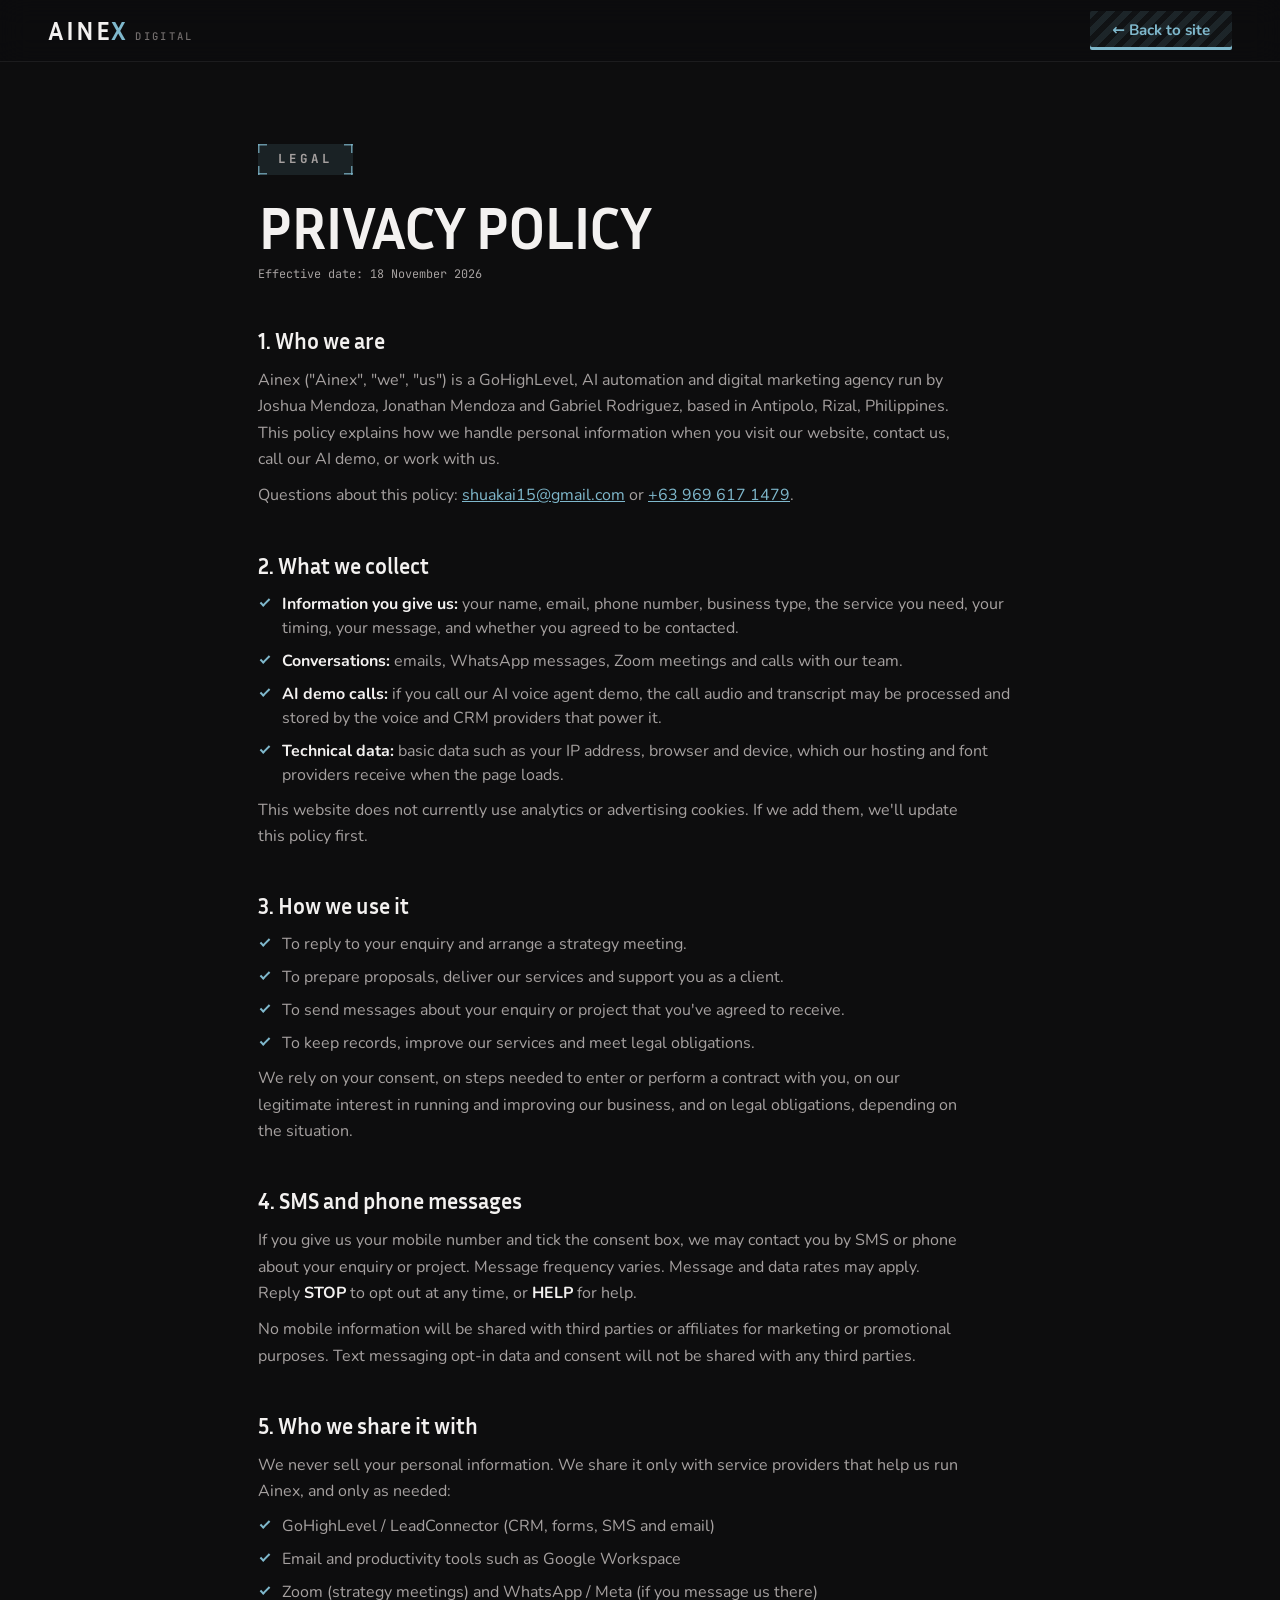
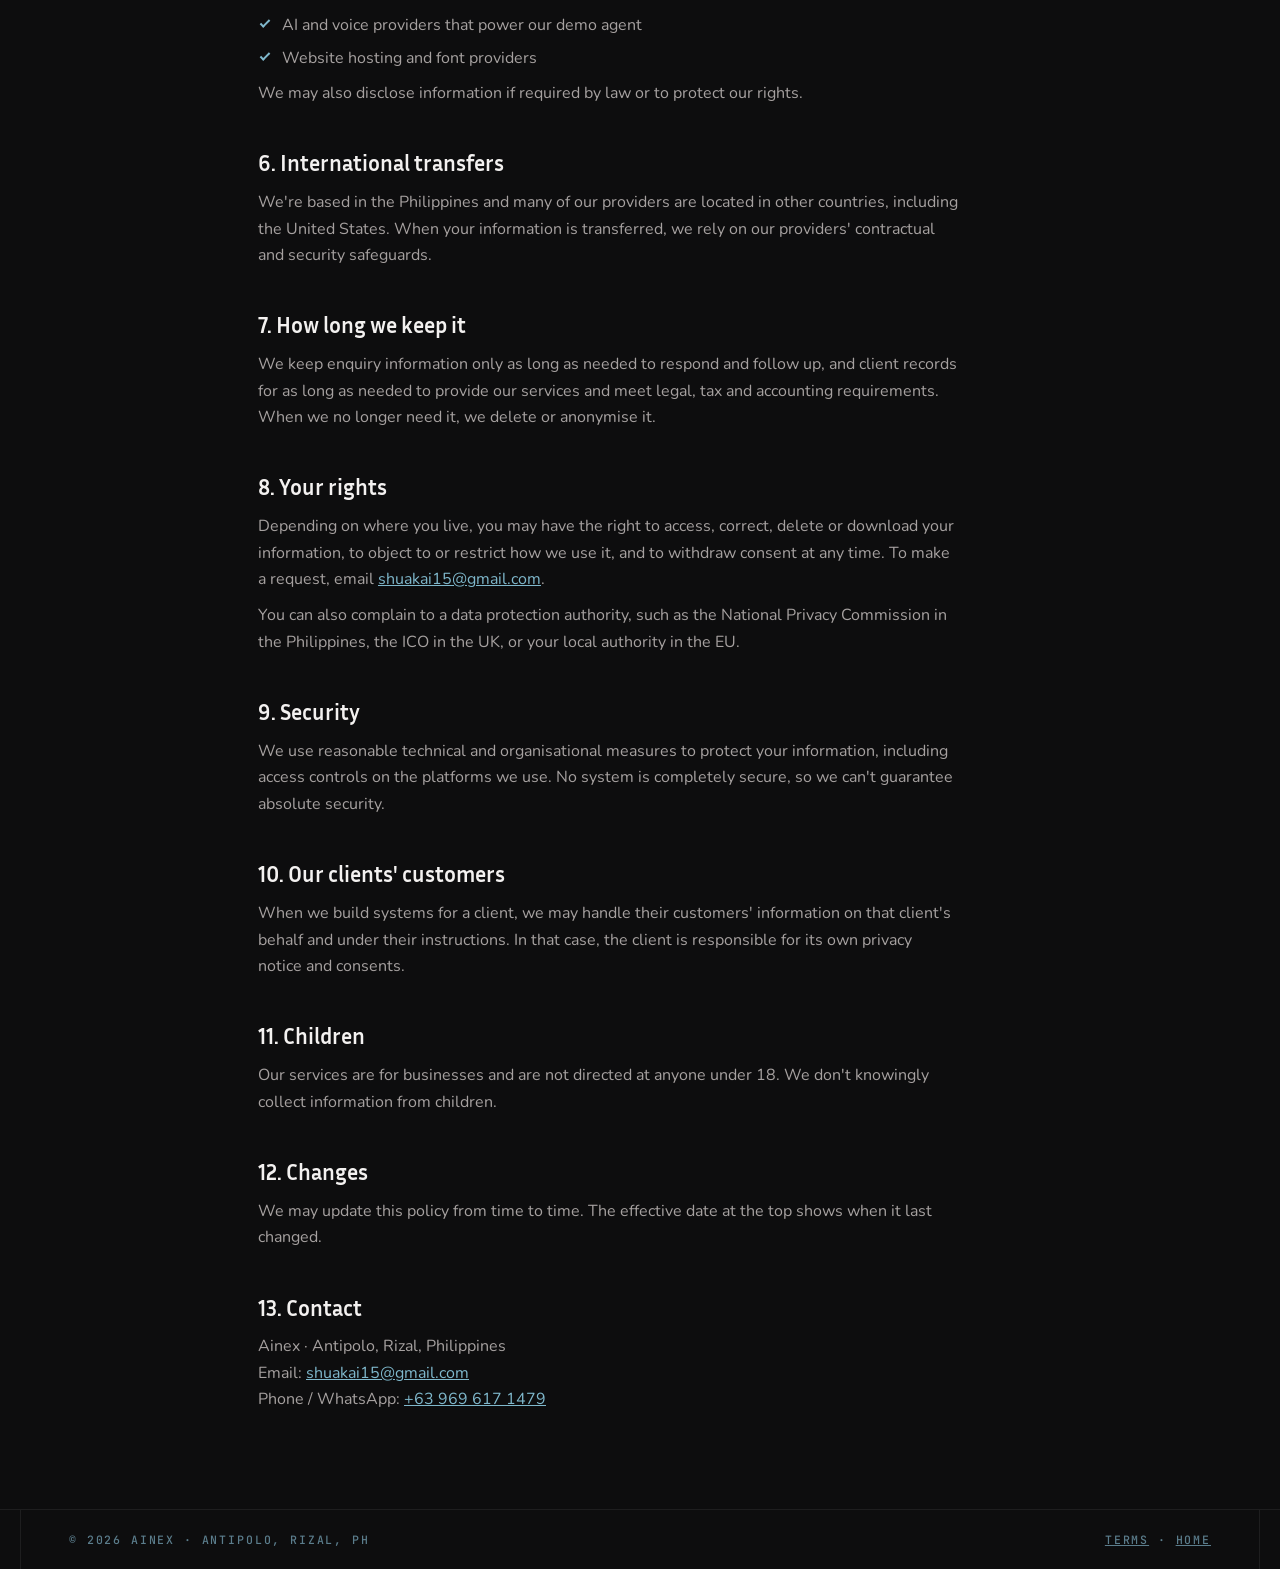
<file: privacy.html>
<!doctype html>
<html lang="en" class="no-js">
<head>
<meta charset="utf-8">
<meta name="viewport" content="width=device-width, initial-scale=1">
<title>Privacy Policy | Ainex</title>
<meta name="description" content="How Ainex collects, uses and protects your personal information.">
<meta name="robots" content="index,follow">
<link rel="icon" href="images/logo-x.png">
<link rel="preconnect" href="https://fonts.googleapis.com">
<link rel="preconnect" href="https://fonts.gstatic.com" crossorigin>
<link href="https://fonts.googleapis.com/css2?family=Inria+Sans:wght@400;700&family=JetBrains+Mono:wght@400;500;700&family=Nunito:wght@400;600;700&display=swap" rel="stylesheet">
<link rel="stylesheet" href="landing.css">
<!-- Template only. Have a lawyer review before publishing. -->
</head>
<body class="legal-page">
<header class="site-header">
  <div class="header-inner">
    <a class="logo" href="agency.html" aria-label="Back to Ainex home"><span class="logo-word">AINE<span class="logo-x">X</span></span><span class="logo-sub">digital</span></a>
    <a class="btn btn-stripe" href="agency.html">← Back to site</a>
  </div>
</header>

<main class="wrap legal">
  <p class="tag brk">Legal</p>
  <h1 class="h-display h-2">Privacy policy</h1>
  <p class="fine">Effective date: 18 November 2026</p>

  <h2>1. Who we are</h2>
  <p>Ainex ("Ainex", "we", "us") is a GoHighLevel, AI automation and digital marketing agency run by Joshua Mendoza, Jonathan Mendoza and Gabriel Rodriguez, based in Antipolo, Rizal, Philippines. This policy explains how we handle personal information when you visit our website, contact us, call our AI demo, or work with us.</p>
  <p>Questions about this policy: <a href="mailto:shuakai15@gmail.com">shuakai15@gmail.com</a> or <a href="https://wa.me/639696171479">+63 969 617 1479</a>.</p>

  <h2>2. What we collect</h2>
  <ul class="ticks">
    <li><strong>Information you give us:</strong> your name, email, phone number, business type, the service you need, your timing, your message, and whether you agreed to be contacted.</li>
    <li><strong>Conversations:</strong> emails, WhatsApp messages, Zoom meetings and calls with our team.</li>
    <li><strong>AI demo calls:</strong> if you call our AI voice agent demo, the call audio and transcript may be processed and stored by the voice and CRM providers that power it.</li>
    <li><strong>Technical data:</strong> basic data such as your IP address, browser and device, which our hosting and font providers receive when the page loads.</li>
  </ul>
  <p>This website does not currently use analytics or advertising cookies. If we add them, we'll update this policy first.</p>

  <h2>3. How we use it</h2>
  <ul class="ticks">
    <li>To reply to your enquiry and arrange a strategy meeting.</li>
    <li>To prepare proposals, deliver our services and support you as a client.</li>
    <li>To send messages about your enquiry or project that you've agreed to receive.</li>
    <li>To keep records, improve our services and meet legal obligations.</li>
  </ul>
  <p>We rely on your consent, on steps needed to enter or perform a contract with you, on our legitimate interest in running and improving our business, and on legal obligations, depending on the situation.</p>

  <h2>4. SMS and phone messages</h2>
  <p>If you give us your mobile number and tick the consent box, we may contact you by SMS or phone about your enquiry or project. Message frequency varies. Message and data rates may apply. Reply <strong>STOP</strong> to opt out at any time, or <strong>HELP</strong> for help.</p>
  <p>No mobile information will be shared with third parties or affiliates for marketing or promotional purposes. Text messaging opt-in data and consent will not be shared with any third parties.</p>

  <h2>5. Who we share it with</h2>
  <p>We never sell your personal information. We share it only with service providers that help us run Ainex, and only as needed:</p>
  <ul class="ticks">
    <li>GoHighLevel / LeadConnector (CRM, forms, SMS and email)</li>
    <li>Email and productivity tools such as Google Workspace</li>
    <li>Zoom (strategy meetings) and WhatsApp / Meta (if you message us there)</li>
    <li>AI and voice providers that power our demo agent</li>
    <li>Website hosting and font providers</li>
  </ul>
  <p>We may also disclose information if required by law or to protect our rights.</p>

  <h2>6. International transfers</h2>
  <p>We're based in the Philippines and many of our providers are located in other countries, including the United States. When your information is transferred, we rely on our providers' contractual and security safeguards.</p>

  <h2>7. How long we keep it</h2>
  <p>We keep enquiry information only as long as needed to respond and follow up, and client records for as long as needed to provide our services and meet legal, tax and accounting requirements. When we no longer need it, we delete or anonymise it.</p>

  <h2>8. Your rights</h2>
  <p>Depending on where you live, you may have the right to access, correct, delete or download your information, to object to or restrict how we use it, and to withdraw consent at any time. To make a request, email <a href="mailto:shuakai15@gmail.com">shuakai15@gmail.com</a>.</p>
  <p>You can also complain to a data protection authority, such as the National Privacy Commission in the Philippines, the ICO in the UK, or your local authority in the EU.</p>

  <h2>9. Security</h2>
  <p>We use reasonable technical and organisational measures to protect your information, including access controls on the platforms we use. No system is completely secure, so we can't guarantee absolute security.</p>

  <h2>10. Our clients' customers</h2>
  <p>When we build systems for a client, we may handle their customers' information on that client's behalf and under their instructions. In that case, the client is responsible for its own privacy notice and consents.</p>

  <h2>11. Children</h2>
  <p>Our services are for businesses and are not directed at anyone under 18. We don't knowingly collect information from children.</p>

  <h2>12. Changes</h2>
  <p>We may update this policy from time to time. The effective date at the top shows when it last changed.</p>

  <h2>13. Contact</h2>
  <p>Ainex · Antipolo, Rizal, Philippines<br>
  Email: <a href="mailto:shuakai15@gmail.com">shuakai15@gmail.com</a><br>
  Phone / WhatsApp: <a href="https://wa.me/639696171479">+63 969 617 1479</a></p>
</main>

<footer class="site-footer">
  <div class="wrap footer-bar">
    <span>© 2026 Ainex · Antipolo, Rizal, PH</span>
    <span><a href="terms.html">Terms</a> · <a href="agency.html">Home</a></span>
  </div>
</footer>
</body>
</html>
</file>
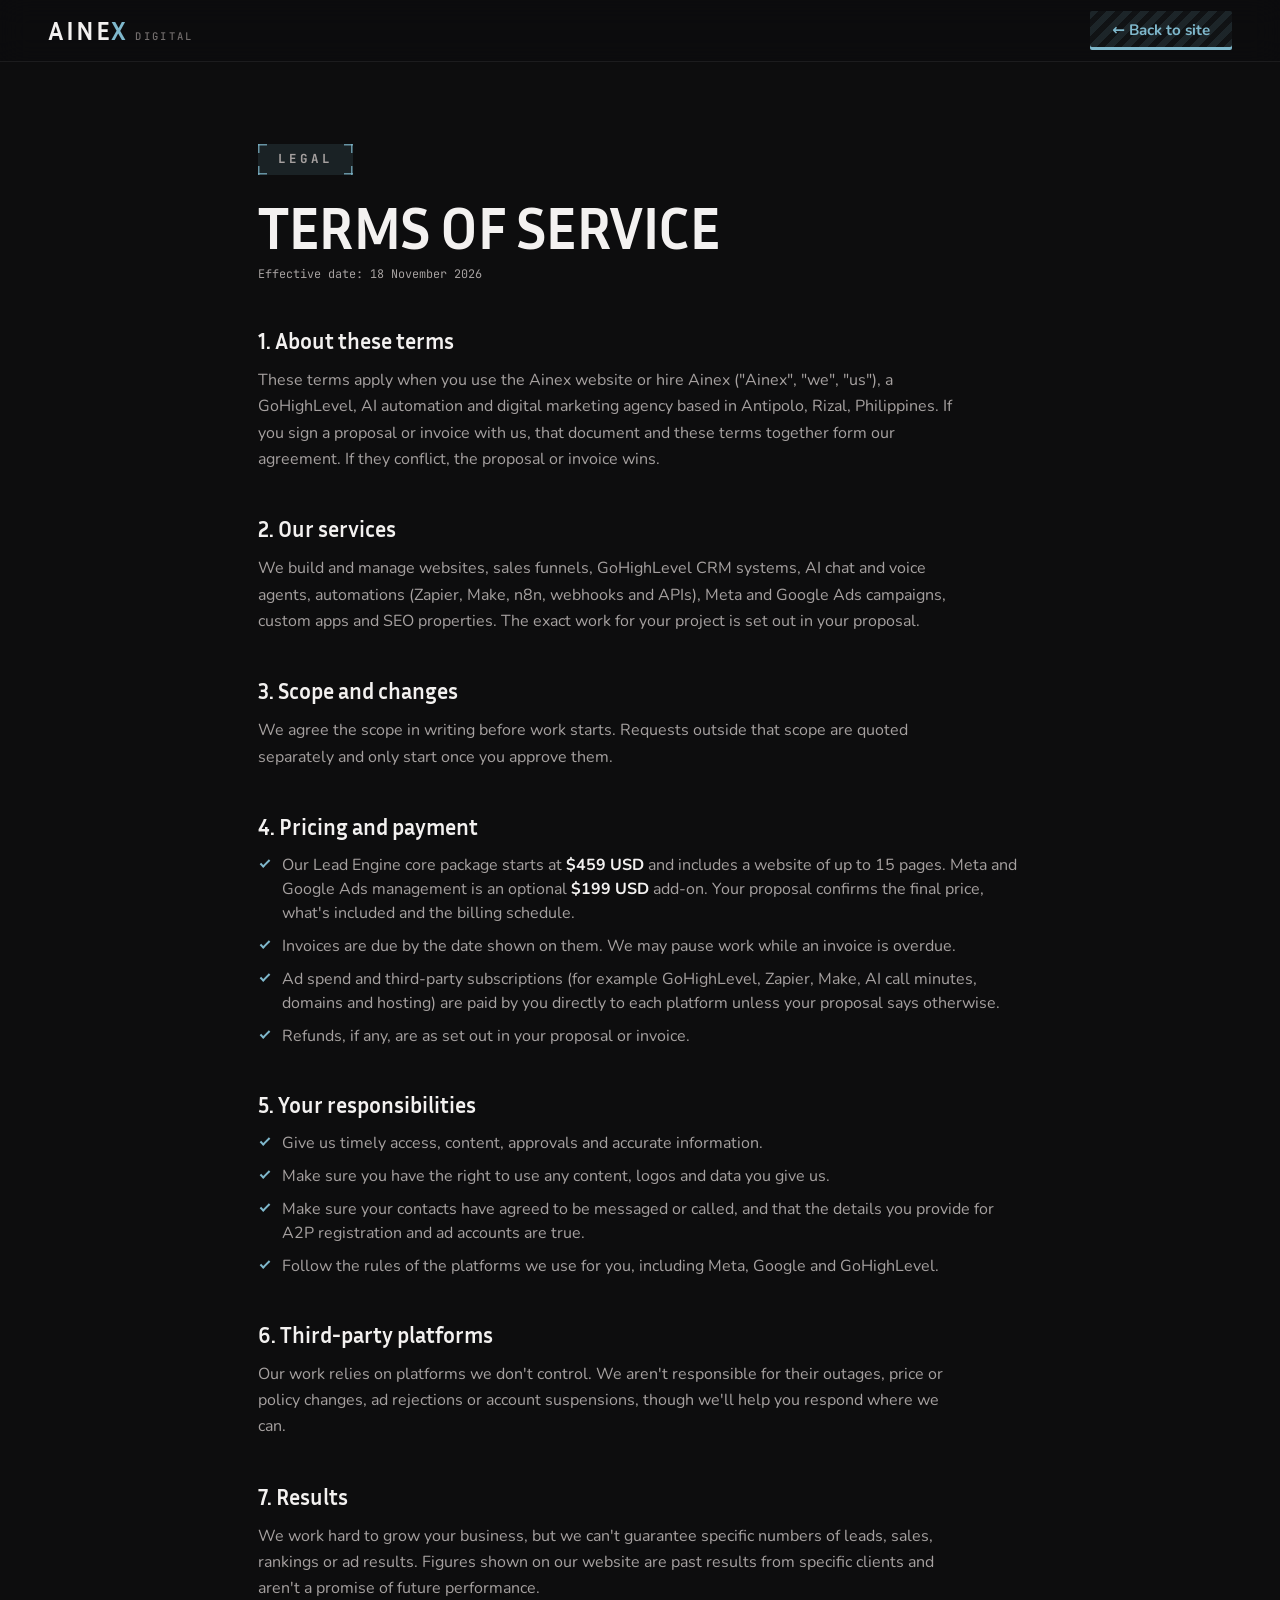
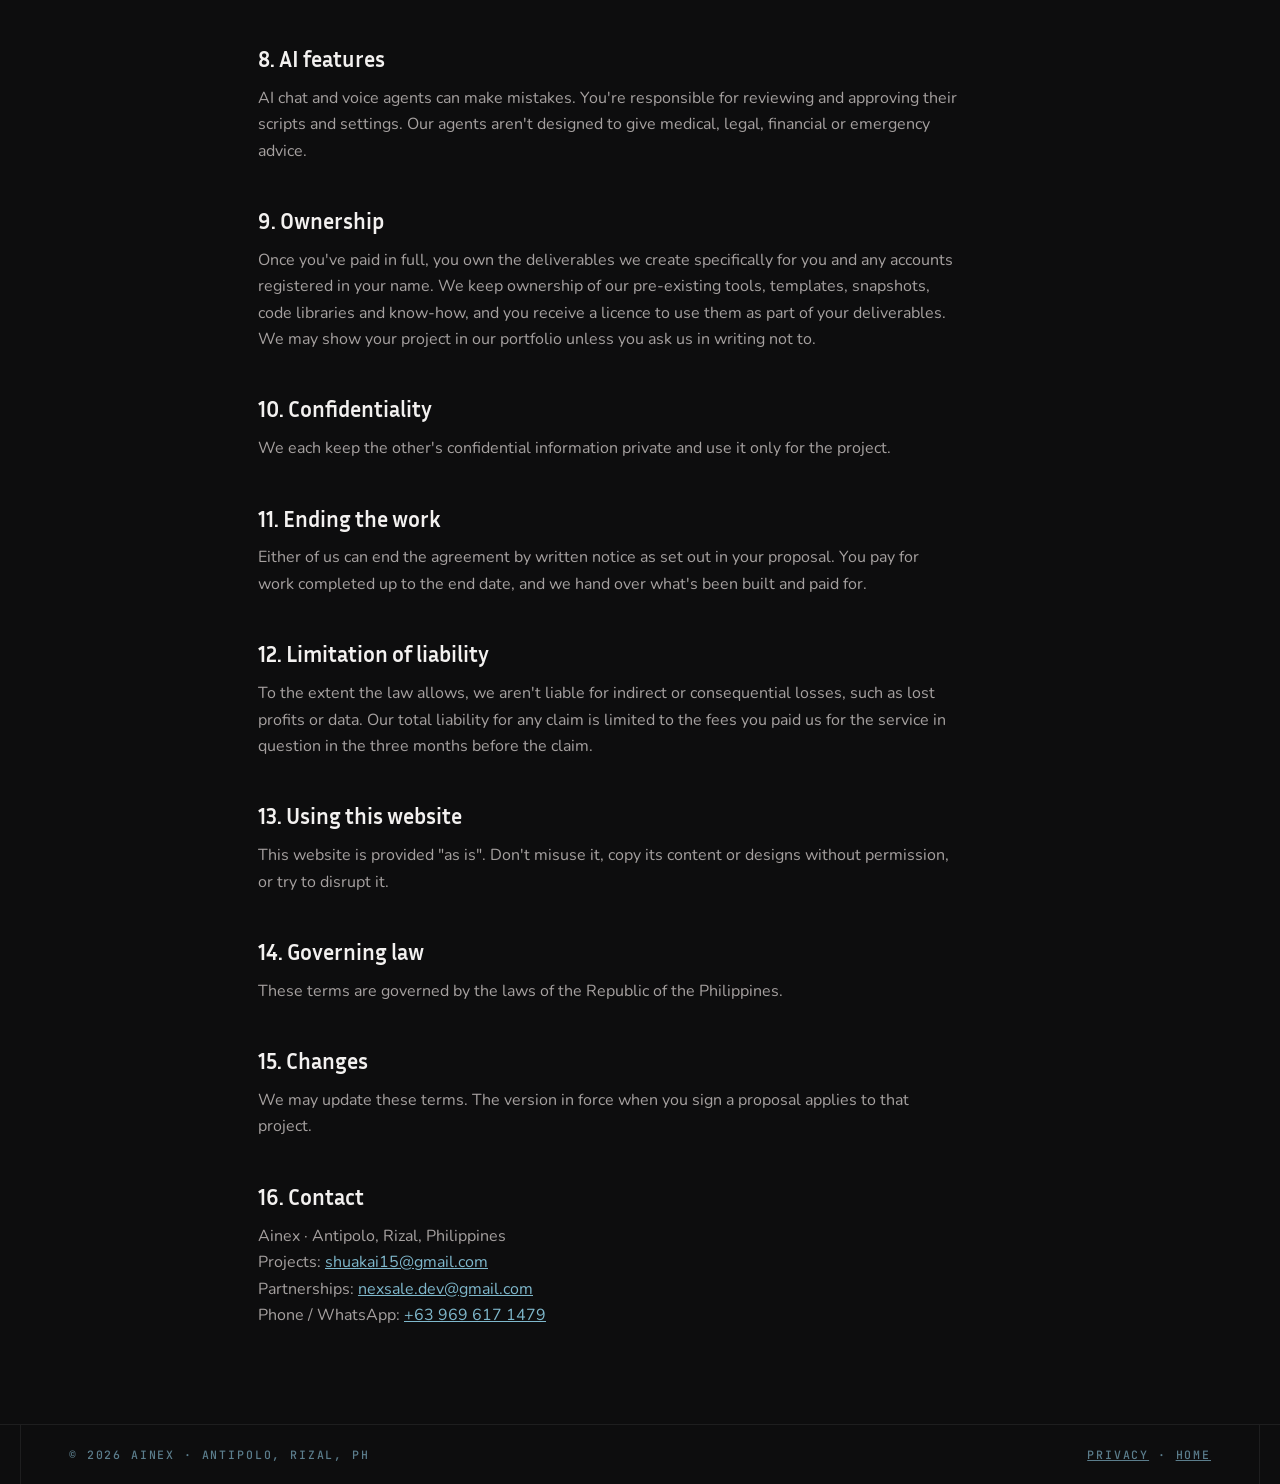
<file: terms.html>
<!doctype html>
<html lang="en" class="no-js">
<head>
<meta charset="utf-8">
<meta name="viewport" content="width=device-width, initial-scale=1">
<title>Terms of Service | Ainex</title>
<meta name="description" content="The terms that apply when you use the Ainex website or work with Ainex.">
<link rel="icon" href="images/logo-x.png">
<link rel="preconnect" href="https://fonts.googleapis.com">
<link rel="preconnect" href="https://fonts.gstatic.com" crossorigin>
<link href="https://fonts.googleapis.com/css2?family=Inria+Sans:wght@400;700&family=JetBrains+Mono:wght@400;500;700&family=Nunito:wght@400;600;700&display=swap" rel="stylesheet">
<link rel="stylesheet" href="landing.css">
<!-- Template only. Have a lawyer review before publishing. -->
</head>
<body class="legal-page">
<header class="site-header">
  <div class="header-inner">
    <a class="logo" href="agency.html" aria-label="Back to Ainex home"><span class="logo-word">AINE<span class="logo-x">X</span></span><span class="logo-sub">digital</span></a>
    <a class="btn btn-stripe" href="agency.html">← Back to site</a>
  </div>
</header>

<main class="wrap legal">
  <p class="tag brk">Legal</p>
  <h1 class="h-display h-2">Terms of service</h1>
  <p class="fine">Effective date: 18 November 2026</p>

  <h2>1. About these terms</h2>
  <p>These terms apply when you use the Ainex website or hire Ainex ("Ainex", "we", "us"), a GoHighLevel, AI automation and digital marketing agency based in Antipolo, Rizal, Philippines. If you sign a proposal or invoice with us, that document and these terms together form our agreement. If they conflict, the proposal or invoice wins.</p>

  <h2>2. Our services</h2>
  <p>We build and manage websites, sales funnels, GoHighLevel CRM systems, AI chat and voice agents, automations (Zapier, Make, n8n, webhooks and APIs), Meta and Google Ads campaigns, custom apps and SEO properties. The exact work for your project is set out in your proposal.</p>

  <h2>3. Scope and changes</h2>
  <p>We agree the scope in writing before work starts. Requests outside that scope are quoted separately and only start once you approve them.</p>

  <h2>4. Pricing and payment</h2>
  <ul class="ticks">
    <li>Our Lead Engine core package starts at <strong>$459 USD</strong> and includes a website of up to 15 pages. Meta and Google Ads management is an optional <strong>$199 USD</strong> add-on. Your proposal confirms the final price, what's included and the billing schedule.</li>
    <li>Invoices are due by the date shown on them. We may pause work while an invoice is overdue.</li>
    <li>Ad spend and third-party subscriptions (for example GoHighLevel, Zapier, Make, AI call minutes, domains and hosting) are paid by you directly to each platform unless your proposal says otherwise.</li>
    <li>Refunds, if any, are as set out in your proposal or invoice.</li>
  </ul>

  <h2>5. Your responsibilities</h2>
  <ul class="ticks">
    <li>Give us timely access, content, approvals and accurate information.</li>
    <li>Make sure you have the right to use any content, logos and data you give us.</li>
    <li>Make sure your contacts have agreed to be messaged or called, and that the details you provide for A2P registration and ad accounts are true.</li>
    <li>Follow the rules of the platforms we use for you, including Meta, Google and GoHighLevel.</li>
  </ul>

  <h2>6. Third-party platforms</h2>
  <p>Our work relies on platforms we don't control. We aren't responsible for their outages, price or policy changes, ad rejections or account suspensions, though we'll help you respond where we can.</p>

  <h2>7. Results</h2>
  <p>We work hard to grow your business, but we can't guarantee specific numbers of leads, sales, rankings or ad results. Figures shown on our website are past results from specific clients and aren't a promise of future performance.</p>

  <h2>8. AI features</h2>
  <p>AI chat and voice agents can make mistakes. You're responsible for reviewing and approving their scripts and settings. Our agents aren't designed to give medical, legal, financial or emergency advice.</p>

  <h2>9. Ownership</h2>
  <p>Once you've paid in full, you own the deliverables we create specifically for you and any accounts registered in your name. We keep ownership of our pre-existing tools, templates, snapshots, code libraries and know-how, and you receive a licence to use them as part of your deliverables. We may show your project in our portfolio unless you ask us in writing not to.</p>

  <h2>10. Confidentiality</h2>
  <p>We each keep the other's confidential information private and use it only for the project.</p>

  <h2>11. Ending the work</h2>
  <p>Either of us can end the agreement by written notice as set out in your proposal. You pay for work completed up to the end date, and we hand over what's been built and paid for.</p>

  <h2>12. Limitation of liability</h2>
  <p>To the extent the law allows, we aren't liable for indirect or consequential losses, such as lost profits or data. Our total liability for any claim is limited to the fees you paid us for the service in question in the three months before the claim.</p>

  <h2>13. Using this website</h2>
  <p>This website is provided "as is". Don't misuse it, copy its content or designs without permission, or try to disrupt it.</p>

  <h2>14. Governing law</h2>
  <p>These terms are governed by the laws of the Republic of the Philippines.</p>

  <h2>15. Changes</h2>
  <p>We may update these terms. The version in force when you sign a proposal applies to that project.</p>

  <h2>16. Contact</h2>
  <p>Ainex · Antipolo, Rizal, Philippines<br>
  Projects: <a href="mailto:shuakai15@gmail.com">shuakai15@gmail.com</a><br>
  Partnerships: <a href="mailto:nexsale.dev@gmail.com">nexsale.dev@gmail.com</a><br>
  Phone / WhatsApp: <a href="https://wa.me/639696171479">+63 969 617 1479</a></p>
</main>

<footer class="site-footer">
  <div class="wrap footer-bar">
    <span>© 2026 Ainex · Antipolo, Rizal, PH</span>
    <span><a href="privacy.html">Privacy</a> · <a href="agency.html">Home</a></span>
  </div>
</footer>
</body>
</html>
</file>
<file: landing.css>
/* =========================================================
   AINEX · landing page (no orange, ice-blue identity)
   ========================================================= */
:root{
  --bg:#0d0d0e; --bg2:#151517; --panel:rgba(255,255,255,.045); --panel-border:rgba(255,255,255,.1);
  --text:#f3f1f0; --muted:#a6a1a0; --muted-2:#726d6c;
  --metal-1:#2c2c2f; --metal-2:#454042; --metal-hi:#beadae;
  --accent:#3d535e; --accent-2:#5b7d8c; --accent-bright:#7fb8cc;
  --radius:14px; --ease:cubic-bezier(.22,1,.36,1); --maxw:1240px;
  --font-display:'Inria Sans', system-ui, sans-serif;
  --font-body:'Nunito', system-ui, sans-serif;
  --font-mono:'JetBrains Mono', ui-monospace, SFMono-Regular, Menlo, monospace;

  --hl:var(--accent-bright);
  --cta:#8fc4d6; --cta-hi:#a9d4e2; --cta-top:#c4e3ed; --cta-ink:#0b1114;
  --error:#e5484d;
  --deep:#08090a;
  --line:rgba(255,255,255,.07); --line-2:rgba(255,255,255,.14);
  --ice-12:rgba(127,184,204,.12); --ice-30:rgba(127,184,204,.3);
  --silver-50:rgba(190,173,174,.5);
  --pad-x:clamp(18px,4vw,48px);
  --sec-y:clamp(72px,10vw,128px);
  --hh:66px;
}

/* ---------- Base ---------- */
*,*::before,*::after{box-sizing:border-box}
html{scroll-behavior:smooth;-webkit-text-size-adjust:100%}
body{margin:0;background:var(--bg);color:var(--text);font:400 1rem/1.65 var(--font-body);-webkit-font-smoothing:antialiased;overflow-x:hidden}
body.nav-open{overflow:hidden}
img{max-width:100%;height:auto;display:block}
a{color:inherit}
ul,ol{margin:0;padding:0;list-style:none}
h1,h2,h3,p,figure,blockquote,dl,dd{margin:0}
button,input,select,textarea{font:inherit}
:focus-visible{outline:2px solid var(--accent-bright);outline-offset:3px}
section[id]{scroll-margin-top:calc(var(--hh) + 12px)}
.sr{position:absolute;width:1px;height:1px;overflow:hidden;clip:rect(0 0 0 0);white-space:nowrap}
.skip{position:absolute;left:12px;top:-60px;z-index:100;background:var(--cta);color:var(--cta-ink);padding:10px 14px;font-weight:700;text-decoration:none}
.skip:focus{top:12px}

/* Placeholder marker: remove class "ph" once filled */
.ph{color:#e9e2e3;outline:1px dashed var(--silver-50);outline-offset:2px;border-radius:2px;
  background:repeating-linear-gradient(135deg,rgba(190,173,174,.1) 0 4px,transparent 4px 8px)}

/* ---------- Frame / sections ---------- */
.wrap{max-width:var(--maxw);margin-inline:auto;padding-inline:var(--pad-x);border-inline:1px solid var(--line);position:relative}
.sec{border-bottom:1px solid var(--line)}
.sec > .wrap{padding-block:var(--sec-y)}
.band{background:var(--bg2)}
.grid-bg{background-image:linear-gradient(var(--line) 1px,transparent 1px),linear-gradient(90deg,var(--line) 1px,transparent 1px);background-size:64px 64px;background-position:center top}
.band.grid-bg{background-color:var(--bg2)}
.center{text-align:center}
.center .sub,.center .h-mix{margin-inline:auto}

/* ---------- Corner brackets ---------- */
.brk{
  --c:rgba(127,184,204,.75);--s:9px;--t:1.5px;position:relative;
  background:
    linear-gradient(var(--c),var(--c)) 0 0/var(--s) var(--t),
    linear-gradient(var(--c),var(--c)) 0 0/var(--t) var(--s),
    linear-gradient(var(--c),var(--c)) 100% 0/var(--s) var(--t),
    linear-gradient(var(--c),var(--c)) 100% 0/var(--t) var(--s),
    linear-gradient(var(--c),var(--c)) 0 100%/var(--s) var(--t),
    linear-gradient(var(--c),var(--c)) 0 100%/var(--t) var(--s),
    linear-gradient(var(--c),var(--c)) 100% 100%/var(--s) var(--t),
    linear-gradient(var(--c),var(--c)) 100% 100%/var(--t) var(--s);
  background-repeat:no-repeat;
  background-color:var(--brk-bg,var(--panel));
}

/* ---------- Type ---------- */
.label{font:500 .74rem/1.4 var(--font-mono);letter-spacing:.18em;text-transform:uppercase;color:var(--accent-bright)}
.tag{display:inline-block;padding:9px 20px;margin-bottom:24px;font:700 .78rem/1 var(--font-mono);letter-spacing:.32em;text-transform:uppercase;color:var(--accent-bright);--brk-bg:var(--ice-12)}
.h-display{font:700 clamp(2.6rem,6.4vw,5.4rem)/.95 var(--font-display);text-transform:uppercase;letter-spacing:-.025em}
.h-display > span{display:block}
.h-2{font-size:clamp(2rem,4.8vw,3.7rem)}
.h-mix{font:700 clamp(1.9rem,4.2vw,3.4rem)/1.1 var(--font-display);letter-spacing:-.02em;max-width:24ch}
.hl{color:var(--hl);text-shadow:0 0 42px rgba(127,184,204,.22)}
.lead{font:400 clamp(.95rem,1.2vw,1.05rem)/1.8 var(--font-mono);color:var(--muted);max-width:58ch}
.lead strong{color:var(--text)}
.sub{font:400 clamp(.95rem,1.3vw,1.08rem)/1.75 var(--font-mono);color:var(--muted);max-width:62ch;margin-top:20px}
.sub strong{color:var(--text);font-weight:700}
.fine{font:400 .74rem/1.6 var(--font-mono);color:var(--muted-2);margin-top:22px}
.ticks li{position:relative;padding-left:24px;margin-top:9px;color:var(--muted);line-height:1.5}
.ticks li::before{content:"";position:absolute;left:2px;top:.45em;width:10px;height:5px;border-left:2px solid var(--accent-bright);border-bottom:2px solid var(--accent-bright);transform:rotate(-45deg)}

/* ---------- Buttons ---------- */
.btn{display:inline-flex;align-items:center;justify-content:center;gap:.5em;padding:12px 22px;font:700 .95rem/1 var(--font-body);text-decoration:none;border:0;border-radius:2px;cursor:pointer;white-space:nowrap;transition:transform .3s var(--ease),box-shadow .3s,color .3s,filter .3s}
.btn-cta{background:linear-gradient(180deg,var(--cta-hi),var(--cta));color:var(--cta-ink);box-shadow:inset 0 1px 0 var(--cta-top),inset 0 -3px 0 rgba(0,0,0,.2)}
.btn-cta:hover{filter:brightness(1.08);transform:translateY(-2px);box-shadow:inset 0 1px 0 var(--cta-top),inset 0 -3px 0 rgba(0,0,0,.2),0 12px 30px -12px rgba(127,184,204,.65)}
.btn-stripe{color:var(--accent-bright);background:repeating-linear-gradient(135deg,rgba(127,184,204,.15) 0 6px,rgba(127,184,204,.04) 6px 12px);box-shadow:inset 0 -3px 0 var(--accent-bright)}
.btn-stripe:hover{transform:translateY(-2px);color:var(--cta-top)}
.btn-lg{padding:16px 26px;font-size:1.02rem}
.btn:active{transform:translateY(0)}
.btn:disabled{opacity:.6;cursor:progress}

/* ---------- Header ---------- */
.site-header{position:sticky;top:0;z-index:50;background:rgba(13,13,14,.84);-webkit-backdrop-filter:blur(14px);backdrop-filter:blur(14px);border-bottom:1px solid var(--line);transition:box-shadow .3s}
.site-header.is-scrolled{box-shadow:0 12px 30px -22px #000}
.header-inner{max-width:calc(var(--maxw) + 180px);margin:auto;display:flex;align-items:center;justify-content:space-between;gap:20px;padding:11px var(--pad-x)}
.logo{display:flex;align-items:baseline;gap:7px;text-decoration:none}
.logo-word{font:700 1.65rem/1 var(--font-display);letter-spacing:.07em}
.logo-x{color:var(--hl)}
.logo-sub{font:500 .66rem var(--font-mono);color:var(--muted-2);letter-spacing:.22em;text-transform:uppercase}
.nav{--brk-bg:rgba(255,255,255,.04);padding:4px 10px}
.nav ul{display:flex;gap:2px}
.nav a{display:block;padding:10px 14px;font:500 .84rem/1 var(--font-mono);color:var(--muted);text-decoration:none;transition:color .2s,box-shadow .2s}
.nav a:hover,.nav a[aria-current="true"]{color:var(--text)}
.nav a[aria-current="true"]{box-shadow:inset 0 -2px 0 var(--accent-bright)}
.nav .nav-mobile-cta{display:none}
.nav-toggle{display:none;width:44px;height:44px;align-items:center;justify-content:center;background:var(--panel);border:1px solid var(--line-2);border-radius:4px;color:var(--text);cursor:pointer}
.bars,.bars::before,.bars::after{display:block;width:18px;height:2px;background:currentColor;position:relative;transition:transform .3s var(--ease),opacity .2s}
.bars::before,.bars::after{content:"";position:absolute;left:0}
.bars::before{top:-6px}.bars::after{top:6px}
.nav-toggle[aria-expanded="true"] .bars{background:transparent}
.nav-toggle[aria-expanded="true"] .bars::before{transform:translateY(6px) rotate(45deg)}
.nav-toggle[aria-expanded="true"] .bars::after{transform:translateY(-6px) rotate(-45deg)}

/* ---------- Hero ---------- */
.hero{border-bottom:1px solid var(--line);background:radial-gradient(900px 520px at 15% 0%,rgba(91,125,140,.2),transparent 60%)}
.hero-grid{display:grid;grid-template-columns:1.25fr .75fr;min-height:min(820px,calc(100vh - var(--hh)))}
.hero-copy{padding-block:clamp(56px,8vw,104px);padding-right:clamp(0px,3vw,48px);display:flex;flex-direction:column;justify-content:center;gap:26px}
.hero .h-display{font-size:clamp(2.4rem,4.6vw,4.3rem)}
.hero-ctas{display:flex;flex-wrap:wrap;gap:14px}
.pills{display:flex;flex-wrap:wrap;gap:16px;margin-top:6px}
.datebox{--brk-bg:transparent;display:flex;flex-direction:column;align-items:center;gap:8px;padding:16px 22px;border:1px dashed var(--line-2);min-width:210px;text-align:center}
.datebox-k{font:500 .7rem var(--font-mono);letter-spacing:.18em;text-transform:uppercase;color:var(--muted)}
.datebox-v{font:700 1.2rem/1.15 var(--font-display);color:var(--text);display:inline-flex;align-items:center;gap:8px}
.dot{width:8px;height:8px;border-radius:50%;background:#4ade80;animation:pulse 2s infinite}
@keyframes pulse{0%{box-shadow:0 0 0 0 rgba(74,222,128,.6)}70%{box-shadow:0 0 0 10px rgba(74,222,128,0)}100%{box-shadow:0 0 0 0 rgba(74,222,128,0)}}

.hero-feed{position:relative;overflow:hidden;border-left:1px solid var(--line);background:var(--deep);display:flex;flex-direction:column;justify-content:center;padding:44px 28px;margin-right:calc(var(--pad-x) * -1)}
.char-bg{position:absolute;inset:0;font:500 13px/1.45 var(--font-mono);letter-spacing:.35em;color:rgba(127,184,204,.12);white-space:pre;overflow:hidden;user-select:none;pointer-events:none}
.char-bg::after{content:"";position:absolute;inset:0;background:radial-gradient(closest-side,transparent 40%,var(--deep))}
.feed{position:relative;display:grid;gap:14px;max-width:420px;width:100%;margin-inline:auto}
.feed-card{background:var(--bg2);border:1px solid var(--panel-border);border-radius:10px;overflow:hidden;transition:transform .6s var(--ease),border-color .6s,box-shadow .6s}
.feed-card:nth-child(even){margin-left:28px}
.feed-head{display:flex;align-items:center;gap:10px;padding:10px 14px;background:var(--metal-1);font:700 .72rem/1.3 var(--font-mono);letter-spacing:.05em;text-transform:uppercase}
.feed-head small{display:block;color:var(--muted-2);font-weight:400;text-transform:none;letter-spacing:.03em}
.feed-av{width:32px;height:32px;border-radius:50%;display:grid;place-items:center;background:var(--accent);color:var(--text);font-size:.6rem;flex:none;border:1px solid var(--ice-30)}
.feed-card p{padding:12px 14px;font:400 .8rem/1.55 var(--font-mono);color:var(--muted)}
.feed-card--accent .feed-head{background:var(--accent-2);color:var(--bg)}
.feed-card--accent .feed-head small{color:rgba(13,13,14,.7)}
.feed-card--accent p{color:var(--text)}
.feed-card.is-active{transform:translateX(-8px);border-color:var(--ice-30);box-shadow:0 22px 40px -24px rgba(127,184,204,.5)}
.feed-note{position:relative;margin-top:18px;text-align:center;font:400 .68rem var(--font-mono);color:var(--muted-2)}

.logos{display:grid;grid-template-columns:auto 1fr;align-items:center;gap:28px;padding-block:22px;border-top:1px solid var(--line)}
.logos-label{color:var(--muted)}
.logo-item{font:700 1.15rem var(--font-display);color:var(--metal-hi);opacity:.7;padding-right:64px;white-space:nowrap;position:relative}
.logo-item::after{content:"✕";position:absolute;right:26px;top:50%;transform:translateY(-50%);font-size:.6rem;color:var(--accent-2)}

/* ---------- Marquee ---------- */
.marquee{overflow:hidden;-webkit-mask-image:linear-gradient(90deg,transparent,#000 6%,#000 94%,transparent);mask-image:linear-gradient(90deg,transparent,#000 6%,#000 94%,transparent)}
[data-marquee]{display:flex;width:max-content;animation:marquee var(--dur,45s) linear infinite}
.marquee:hover [data-marquee],.marquee:focus-within [data-marquee]{animation-play-state:paused}
@keyframes marquee{to{transform:translateX(-50%)}}

/* ---------- Shift + ruler ---------- */
.mono-lines{font:400 clamp(1rem,1.5vw,1.22rem)/1.75 var(--font-mono);color:var(--muted);margin-top:28px}
.mono-lines strong{color:var(--text)}
.ruler-wrap{margin-block:clamp(-40px,-3vw,-20px) 0}
.tool{position:relative;flex:none;width:260px;padding:22px 20px 92px 21px;display:flex;align-items:center;gap:12px}
.tool::before{content:"";position:absolute;left:0;right:0;bottom:0;height:42px;
  background:
    repeating-linear-gradient(90deg,rgba(127,184,204,.5) 0 1px,transparent 1px 65px) 0 100%/100% 100% no-repeat,
    repeating-linear-gradient(90deg,rgba(127,184,204,.22) 0 1px,transparent 1px 13px) 0 100%/100% 50% no-repeat}
.tool::after{content:"";position:absolute;left:39px;bottom:0;width:2px;height:78px;background:linear-gradient(to top,var(--accent-bright),rgba(127,184,204,0))}
.tool:nth-child(3n+2)::after{background:linear-gradient(to top,var(--metal-hi),rgba(190,173,174,0))}
.tool-ic{width:36px;height:36px;display:grid;place-items:center;border:1px solid var(--ice-30);background:var(--ice-12);font:700 .72rem var(--font-mono);color:var(--accent-bright);border-radius:8px;flex:none}
.tool-ic img{width:22px;height:22px;object-fit:contain}
.tool-txt b{display:block;font:700 1.25rem/1.1 var(--font-display)}
.tool-txt small{font:400 .68rem var(--font-mono);color:var(--muted-2)}

/* ---------- Services ---------- */
.svc-grid{display:grid;grid-template-columns:repeat(4,1fr);gap:18px;margin-top:56px;text-align:left}
.svc{display:flex;flex-direction:column;gap:8px;height:100%;padding:22px 22px 24px;text-decoration:none;transition:transform .35s var(--ease),box-shadow .35s}
.svc:hover{transform:translateY(-4px);--c:var(--cta-top);box-shadow:0 18px 40px -26px rgba(127,184,204,.55)}
.svc-code{font:700 .7rem var(--font-mono);color:var(--accent-bright);letter-spacing:.12em}
.svc-name{font:700 1.3rem/1.15 var(--font-display)}
.svc-desc{font-size:.9rem;color:var(--muted);line-height:1.5}

/* ---------- Persona ---------- */
.persona{margin-top:64px;padding:clamp(22px,4vw,40px);text-align:left;--brk-bg:rgba(127,184,204,.04)}
.persona-chips{display:flex;flex-wrap:wrap;gap:10px;margin:16px 0 30px}
.chip{font:500 .84rem/1.2 var(--font-mono);padding:10px 15px;background:transparent;color:var(--muted);border:1px solid var(--line-2);border-radius:999px;cursor:pointer;transition:background-color .25s,color .25s,border-color .25s}
.chip:hover{color:var(--text);border-color:var(--ice-30)}
.chip[aria-pressed="true"]{background:var(--accent-bright);color:var(--bg);border-color:var(--accent-bright)}
.persona-out{transition:opacity .25s,transform .25s var(--ease)}
.persona-out.is-swapping{opacity:0;transform:translateY(6px)}
.persona-q{font:700 clamp(1.3rem,2.6vw,2rem)/1.3 var(--font-display);margin-bottom:26px;color:var(--hl)}
.persona-cols{display:grid;grid-template-columns:1fr 1.3fr;gap:32px;margin-bottom:28px}
.persona-cols h3{margin-bottom:6px}
.persona-cols p{color:var(--muted)}

/* ---------- Stories ---------- */
.story-grid{display:grid;grid-template-columns:repeat(3,1fr);gap:28px 22px;margin-top:56px;text-align:left}
.story{display:flex;flex-direction:column;gap:14px;padding-bottom:24px;--brk-bg:var(--bg2)}
.story > *:not(.story-media){margin-inline:22px}
.story-media{aspect-ratio:16/10;background:var(--metal-1);overflow:hidden;border-bottom:1px solid var(--line)}
.story-media img{width:100%;height:100%;object-fit:cover;object-position:top;transition:transform .8s var(--ease)}
.story:hover .story-media img{transform:scale(1.04)}
.story-media--flow{display:flex;flex-direction:column;justify-content:center;gap:9px;padding:20px 22px;background:var(--deep);font:500 .76rem/1.4 var(--font-mono)}
.story-media--flow span{display:flex;gap:12px;align-items:center;color:var(--muted)}
.story-media--flow b{color:var(--accent-bright);min-width:22px}
.story h3{font:700 1.6rem/1.1 var(--font-display)}
.story > p:not(.label){color:var(--muted);font-size:.95rem}
.story-stats{display:grid;grid-template-columns:repeat(3,1fr);gap:8px;border-block:1px dashed var(--line-2);padding-block:14px}
.story-stats dt{font:700 1.35rem/1 var(--font-display);color:var(--hl)}
.story-stats dd{margin-top:5px;font:400 .66rem/1.35 var(--font-mono);color:var(--muted-2);text-transform:uppercase;letter-spacing:.06em}
.chips-sm{display:flex;flex-wrap:wrap;gap:6px}
.chips-sm li{font:500 .68rem var(--font-mono);padding:5px 9px;border:1px solid var(--line-2);color:var(--muted);border-radius:4px}
.story-link{margin-top:auto;font:700 .84rem var(--font-mono);color:var(--accent-bright);text-decoration:none}
.story-link:hover{color:var(--cta-top);text-decoration:underline;text-underline-offset:4px}

/* ---------- Stats ---------- */
.stat-grid{display:grid;grid-template-columns:repeat(4,1fr);gap:18px;margin-top:52px}
.stat{padding:30px 16px 24px;display:flex;flex-direction:column;align-items:center;gap:12px}
.stat b{font:700 clamp(2.4rem,4.6vw,3.8rem)/1 var(--font-display);color:var(--hl);font-variant-numeric:tabular-nums;letter-spacing:-.02em}
.stat span{font:400 .72rem/1.4 var(--font-mono);letter-spacing:.14em;text-transform:uppercase;color:var(--muted)}
.stat-feature{grid-column:2 / span 2;margin-top:52px;padding-top:40px;isolation:isolate;--brk-bg:transparent;--c:var(--metal-hi)}
.stat-feature::before{content:"";position:absolute;inset:0;z-index:-1;background:repeating-linear-gradient(135deg,rgba(127,184,204,.13) 0 8px,rgba(127,184,204,.04) 8px 16px);clip-path:polygon(0 0,100% 0,94% 100%,6% 100%)}
.stat-faces{position:absolute;top:-38px;left:50%;transform:translateX(-50%);display:flex;gap:8px}
.stat-faces span{width:56px;height:60px;display:grid;place-items:center;background:var(--accent);border:2px solid var(--bg2);font:700 .85rem var(--font-mono);color:var(--text);transform:rotate(-6deg)}
.stat-faces span:nth-child(2){transform:translateY(-6px)}
.stat-faces span:nth-child(3){transform:rotate(6deg)}
.industry-label{margin-top:56px}
.industry-row{display:flex;flex-wrap:wrap;justify-content:center;gap:8px;margin-top:14px}
.industry-row li{font:500 .8rem var(--font-mono);padding:8px 14px;border:1px solid var(--line-2);border-radius:999px;color:var(--muted);background:var(--panel)}

/* ---------- Reels ---------- */
.reel-grid{display:grid;grid-template-columns:repeat(4,1fr);gap:24px;margin:56px 0 40px}
.reel{margin:0;display:flex;flex-direction:column;align-items:center;gap:16px}
.reel-phone{position:relative;width:100%;max-width:220px;aspect-ratio:9/19.5;padding:8px;border-radius:34px;background:linear-gradient(160deg,var(--metal-2),var(--metal-1));box-shadow:0 0 0 1px var(--line-2),0 30px 60px -30px rgba(127,184,204,.45);transition:transform .5s var(--ease)}
.reel-phone::before{content:"";position:absolute;top:15px;left:50%;transform:translateX(-50%);width:32%;height:16px;border-radius:10px;background:#000;z-index:2}
.reel-phone video{display:block;width:100%;height:100%;object-fit:cover;border-radius:27px;background:#000}
.reel:hover .reel-phone{transform:translateY(-6px)}
.reel h3{font:700 1.15rem/1.2 var(--font-display)}
.reel p{margin-top:6px;font-size:.88rem;color:var(--muted)}
.reels-more{margin-top:8px}

/* ---------- Process timeline ---------- */
.timeline{display:grid;grid-template-columns:repeat(4,1fr);gap:18px;margin-top:64px;padding-top:46px;position:relative;counter-reset:step}
.timeline::before{content:"";position:absolute;left:0;right:0;top:14px;height:1px;background:repeating-linear-gradient(90deg,var(--accent-bright) 0 6px,transparent 6px 12px);opacity:.55}
.step{padding:24px 22px;display:flex;flex-direction:column;gap:12px;--brk-bg:var(--bg)}
.step::before{content:"";position:absolute;top:-38px;left:22px;width:12px;height:12px;border-radius:50%;background:var(--bg2);border:2px solid var(--accent-bright);box-shadow:0 0 0 5px var(--bg2)}
.step-week{align-self:flex-start;font:500 .72rem var(--font-mono);letter-spacing:.12em;text-transform:uppercase;padding:6px 10px;border:1px dashed var(--accent-bright);color:var(--accent-bright)}
.step h3{font:700 1.8rem/1 var(--font-display);text-transform:uppercase}
.step h3::before{counter-increment:step;content:"0" counter(step);font:500 .8rem var(--font-mono);color:var(--muted-2);margin-right:10px;vertical-align:middle}
.step > p{color:var(--muted);font-size:.93rem}
.step .ticks li{font-size:.9rem}

/* ---------- Tracks ---------- */
.track-grid{display:grid;grid-template-columns:1fr 1fr;gap:22px;margin-top:56px;text-align:left}
.track{padding:clamp(24px,3.5vw,40px);display:flex;flex-direction:column;gap:16px;--brk-bg:var(--bg2)}
.track--b{--c:var(--metal-hi)}
.track h3{font:700 clamp(1.8rem,3vw,2.4rem)/1 var(--font-display);text-transform:uppercase}
.track-for{font:400 .9rem/1.7 var(--font-mono);color:var(--muted)}
.track .btn{align-self:flex-start;margin-top:auto}

/* ---------- Tabs ---------- */
.tablist{display:inline-flex;flex-wrap:wrap;justify-content:center;gap:4px;padding:5px;margin-top:40px;border:1px solid var(--line-2);background:var(--panel);border-radius:4px}
.tab{font:500 .85rem var(--font-mono);padding:12px 18px;background:transparent;color:var(--muted);border:0;border-radius:2px;cursor:pointer;transition:background-color .25s,color .25s}
.tab:hover{color:var(--text)}
.tab[aria-selected="true"]{background:var(--accent-bright);color:var(--bg)}
.tabpanel{margin-top:36px;text-align:left;display:grid;grid-template-columns:1.15fr .85fr;gap:22px}
.tabpanel[hidden]{display:none}
.panel-box{padding:clamp(22px,3vw,32px);--brk-bg:var(--bg)}
.panel-side{display:flex;flex-direction:column;gap:18px}
.panel-side .btn{align-self:flex-start;margin-top:auto}
.stack-list{margin-top:10px}
.stack-list li{display:flex;justify-content:space-between;align-items:baseline;gap:16px;padding:14px 0;border-bottom:1px dashed var(--line-2)}
.stack-list b{font:700 1.12rem var(--font-display)}
.stack-list span{font:400 .74rem var(--font-mono);color:var(--muted);text-align:right}
.first-win{padding:16px 18px;border-left:3px solid var(--accent-bright);background:var(--ice-12);line-height:1.6}

/* ---------- Proof + calculator ---------- */
.proof-grid{display:grid;grid-template-columns:1.05fr .95fr;gap:clamp(28px,5vw,64px);align-items:start}
.voice-caps{display:grid;grid-template-columns:1fr 1fr;gap:12px;margin-top:24px;text-align:left}
.voice-caps li{padding:14px 16px;border:1px solid var(--line-2);background:var(--panel);border-radius:4px;font-size:.88rem;color:var(--muted)}
.voice-caps b{display:block;color:var(--text);font:700 1rem var(--font-display);margin-bottom:2px}
.proof-ctas{margin-top:28px}
.proof-label{margin-top:40px}
.honest{margin-top:6px}
.calc{padding:clamp(22px,3.5vw,36px);--brk-bg:var(--bg2)}
.calc h3{font:700 1.6rem/1.15 var(--font-display);margin:8px 0 24px}
.field{display:grid;gap:10px;margin-bottom:20px}
.field label{display:flex;justify-content:space-between;gap:12px;font:500 .72rem var(--font-mono);letter-spacing:.1em;text-transform:uppercase;color:var(--muted)}
.field output{color:var(--text);font-weight:700}
input[type=range]{width:100%;accent-color:var(--accent-bright)}
.calc-out{border-top:1px dashed var(--line-2);padding-top:20px;display:grid;gap:8px}
.calc-big{font:700 clamp(2.4rem,5vw,3.4rem)/1 var(--font-display);color:var(--hl);font-variant-numeric:tabular-nums;text-shadow:0 0 42px rgba(127,184,204,.25)}
.calc-out .fine{margin-top:0}

/* ---------- Team ---------- */
.team-grid{display:grid;grid-template-columns:repeat(3,1fr);gap:22px;margin-top:56px;text-align:left}
.member{display:flex;flex-direction:column;--brk-bg:var(--bg)}
.member-photo{position:relative;aspect-ratio:1/1.05;background:linear-gradient(160deg,var(--metal-2),var(--metal-1));display:grid;place-items:center;overflow:hidden;border-bottom:1px solid var(--line)}
.member-photo img{width:100%;height:100%;object-fit:cover;object-position:top;filter:grayscale(1) contrast(1.05);transition:filter .6s}
.member:hover .member-photo img{filter:grayscale(.2)}
.member-initials{font:700 4.2rem var(--font-display);color:var(--metal-hi);opacity:.45}
.exp{position:absolute;top:14px;right:14px;font:700 .7rem var(--font-mono);letter-spacing:.1em;text-transform:uppercase;padding:7px 10px;background:var(--bg);border:1px dashed var(--accent-bright);color:var(--accent-bright)}
.member-body{padding:22px;display:flex;flex-direction:column;gap:8px}
.member-role{font:500 .74rem var(--font-mono);letter-spacing:.08em;text-transform:uppercase;color:var(--accent-bright)}
.member h3{font:700 1.55rem/1.1 var(--font-display)}
.member .ticks li{font-size:.9rem}

/* ---------- Testimonials ---------- */
.quotes{padding-bottom:var(--sec-y);margin-top:calc(var(--sec-y) * -.5)}
.quote{flex:none;width:min(420px,82vw);margin-right:22px;padding:28px;display:flex;flex-direction:column;gap:20px;min-height:270px;--brk-bg:var(--bg2)}
.quote-mark{width:28px;height:28px;display:grid;place-items:center;background:var(--accent-bright);color:var(--bg);font:700 1.3rem/1 var(--font-display)}
.quote blockquote{margin:0;font:400 1.12rem/1.5 var(--font-display)}
.quote figcaption{margin-top:auto;font:500 .78rem var(--font-mono);color:var(--muted)}
.quote figcaption b{display:block;color:var(--hl);font-size:.95rem;margin-bottom:4px}

/* ---------- Pricing ---------- */
.price-wrap{display:grid;grid-template-columns:1.3fr .7fr;gap:22px;margin:56px auto 0;max-width:1000px;text-align:left}
.price{padding:clamp(26px,4vw,44px);--c:var(--metal-hi);--brk-bg:var(--bg);box-shadow:0 30px 60px -40px rgba(127,184,204,.35)}
.price h3{font:700 clamp(2rem,4vw,2.8rem)/1 var(--font-display);text-transform:uppercase;margin:10px 0 20px}
.price-n{font:700 2.4rem/1.1 var(--font-display)}
.price-n small{font:400 .78rem var(--font-mono);color:var(--muted)}
.price-n--sm{font-size:1.4rem;margin-top:6px}
.price .ticks{margin:26px 0 30px;columns:2;column-gap:28px}
.price .ticks li{break-inside:avoid}
.price-side{display:grid;gap:16px;align-content:start}
.price-side .datebox{align-items:flex-start;text-align:left;min-width:0}

/* ---------- FAQ ---------- */
.faq{max-width:860px;margin:48px auto 0;text-align:left;border-top:1px solid var(--line-2)}
.faq details{border-bottom:1px solid var(--line-2)}
.faq summary{list-style:none;cursor:pointer;display:flex;justify-content:space-between;align-items:center;gap:20px;padding:22px 4px;font:700 clamp(1.05rem,1.8vw,1.3rem)/1.3 var(--font-display);transition:color .2s}
.faq summary:hover{color:var(--hl)}
.faq summary::-webkit-details-marker{display:none}
.faq summary::after{content:"+";flex:none;font:400 1.5rem/1 var(--font-mono);color:var(--accent-bright);transition:transform .3s var(--ease)}
.faq details[open] summary::after{transform:rotate(45deg)}
.faq-a{padding:0 4px 24px;color:var(--muted);max-width:70ch}

/* ---------- Book / form ---------- */
.book-grid{display:grid;grid-template-columns:.9fr 1.1fr;gap:clamp(28px,5vw,64px);align-items:start}
.contact-list{display:grid;gap:16px;margin-top:30px}
.contact-list li{display:grid;gap:4px}
.contact-list a{color:var(--hl);font-weight:700;text-decoration:none}
.contact-list a:hover{text-decoration:underline}
.booking-embed{margin-top:30px;min-height:120px;display:grid;place-items:center;padding:24px;border:1px dashed var(--line-2);font:500 .8rem var(--font-mono)}
.form{padding:clamp(22px,3.5vw,36px);display:grid;grid-template-columns:1fr 1fr;gap:16px 18px;--brk-bg:var(--bg)}
.form .full{grid-column:1/-1}
.form label{display:block;font:500 .7rem var(--font-mono);letter-spacing:.12em;text-transform:uppercase;color:var(--muted);margin-bottom:7px}
.form input:not([type=checkbox]),.form select,.form textarea{width:100%;padding:13px 14px;background:var(--bg2);border:1px solid var(--line-2);border-radius:4px;color:var(--text);font-size:.95rem;transition:border-color .2s,box-shadow .2s}
.form input:focus,.form select:focus,.form textarea:focus{outline:none;border-color:var(--accent-bright);box-shadow:0 0 0 3px var(--ice-12)}
.form input:user-invalid,.form textarea:user-invalid{border-color:var(--error)}
.form textarea{resize:vertical}
.consent{display:flex !important;gap:10px;align-items:flex-start;text-transform:none !important;letter-spacing:0 !important;font:400 .82rem/1.5 var(--font-body) !important}
.consent input{margin-top:3px;accent-color:var(--accent-bright)}
.consent a{color:var(--accent-bright)}
.form-foot{display:flex;flex-wrap:wrap;align-items:center;gap:16px}
.form-status{font:500 .82rem var(--font-mono);color:var(--muted)}
.form-status a{color:var(--accent-bright)}
.hp{position:absolute;left:-9999px;width:1px;height:1px;overflow:hidden}

/* ---------- Footer ---------- */
.site-footer{position:relative;overflow:hidden;background:var(--bg);border-top:1px solid var(--line)}
.site-footer .footer-grid{padding-block:72px 32px;display:grid;grid-template-columns:1.4fr .8fr .8fr 1.1fr;gap:32px}
.footer-word{display:inline-block;font:700 clamp(3rem,7vw,5.6rem)/.9 var(--font-display);letter-spacing:.05em;text-decoration:none}
.footer-brand p{color:var(--muted);margin:16px 0 22px;max-width:32ch}
.socials{display:inline-flex;gap:2px;padding:8px 10px}
.socials a{display:grid;place-items:center;width:38px;height:38px;font:700 .76rem var(--font-mono);text-transform:uppercase;color:var(--accent-bright);text-decoration:none;transition:color .2s}
.socials a:hover{color:var(--text)}
.footer-col a,.footer-contact a{display:block;padding:8px 0;font:500 .84rem/1.3 var(--font-mono);letter-spacing:.12em;text-transform:uppercase;color:var(--accent-bright);text-decoration:none;word-break:break-word;transition:color .2s}
.footer-col a:hover,.footer-contact a:hover{color:var(--text)}
.footer-contact p{font:500 .74rem var(--font-mono);letter-spacing:.14em;text-transform:uppercase;color:var(--muted);margin-top:10px}
.footer-contact p:first-child{margin-top:0}
.footer-bar{display:flex;justify-content:space-between;flex-wrap:wrap;gap:12px;padding-block:6px 10px;font:500 .72rem var(--font-mono);letter-spacing:.16em;text-transform:uppercase;color:var(--accent-2)}
.ascii-wrap{position:relative;max-width:var(--maxw);margin:0 auto;padding-inline:var(--pad-x);border-inline:1px solid var(--line)}
.ascii-wrap::before{content:"";position:absolute;inset:-30% 5% 0;background:radial-gradient(closest-side,rgba(127,184,204,.16),transparent);pointer-events:none}
.ascii{position:relative;margin:0;padding:28px 0 0;font:500 clamp(7px,1.05vw,14px)/1.05 var(--font-mono);white-space:pre;overflow:hidden;text-align:left;user-select:none;
  background:linear-gradient(180deg,rgba(127,184,204,.95),rgba(127,184,204,.35) 60%,rgba(127,184,204,.05));
  -webkit-background-clip:text;background-clip:text;color:transparent}

/* ---------- Floating chat ---------- */
.float-chat{position:fixed;right:18px;bottom:18px;z-index:40;display:flex;align-items:center;gap:10px;text-decoration:none}
.float-chat span{background:var(--bg2);border:1px solid var(--line-2);padding:10px 16px;border-radius:999px;font-size:.85rem;box-shadow:0 3px 0 var(--accent-bright)}
.float-chat i{width:54px;height:54px;border-radius:50%;background:linear-gradient(180deg,var(--cta-hi),var(--cta));color:var(--cta-ink);display:grid;place-items:center;box-shadow:inset 0 1px 0 var(--cta-top),0 12px 30px -8px rgba(127,184,204,.6);transition:transform .3s var(--ease)}
.float-chat:hover i{transform:scale(1.07)}

/* ---------- Reveal ---------- */
.reveal{opacity:0;transform:translateY(22px);transition:opacity .9s var(--ease),transform .9s var(--ease)}
.reveal.is-in,.no-js .reveal{opacity:1;transform:none}

/* ---------- Responsive ---------- */
@media (max-width:1100px){
  .svc-grid{grid-template-columns:repeat(3,1fr)}
  .site-footer .footer-grid{grid-template-columns:1fr 1fr}
  .timeline{grid-template-columns:repeat(2,1fr);row-gap:60px}
  .story-grid{grid-template-columns:repeat(2,1fr)}
}
@media (max-width:960px){
  .nav-toggle{display:inline-flex}
  .nav{position:fixed;left:0;right:0;top:var(--hh);display:none;flex-direction:column;padding:16px var(--pad-x) 28px;--brk-bg:var(--bg2);max-height:calc(100vh - var(--hh));overflow:auto}
  .nav.is-open{display:flex}
  .nav ul{flex-direction:column}
  .nav a{font-size:1rem;padding:15px 4px;border-bottom:1px solid var(--line)}
  .nav .nav-mobile-cta{display:inline-flex;margin-top:20px;padding:16px 26px;color:var(--cta-ink);border-bottom:0;font:700 1rem/1 var(--font-body)}
  .hero-grid{grid-template-columns:1fr;min-height:0}
  .hero-feed{border-left:0;border-top:1px solid var(--line);margin-inline:calc(var(--pad-x) * -1);padding-block:48px}
  .track-grid,.tabpanel,.proof-grid,.book-grid,.price-wrap,.persona-cols{grid-template-columns:1fr}
  .team-grid{grid-template-columns:repeat(2,1fr)}
  .stat-grid{grid-template-columns:repeat(2,1fr)}
  .stat-feature{grid-column:1/-1}
  .reel-grid{grid-template-columns:repeat(2,1fr)}
}
@media (max-width:640px){
  .header-cta{display:none}
  .svc-grid{grid-template-columns:1fr 1fr;gap:12px}
  .svc{padding:16px}
  .svc-name{font-size:1.1rem}
  .story-grid{grid-template-columns:1fr}
  .logos{grid-template-columns:1fr;gap:12px}
  .pills .datebox{flex:1 1 100%}
  .timeline{grid-template-columns:1fr;padding:0 0 0 30px;row-gap:22px}
  .timeline::before{left:5px;right:auto;top:0;bottom:0;width:1px;height:auto;background:repeating-linear-gradient(180deg,var(--accent-bright) 0 6px,transparent 6px 12px)}
  .step::before{top:28px;left:-31px}
  .team-grid,.form,.site-footer .footer-grid{grid-template-columns:1fr}
  .price .ticks{columns:1}
  .story-stats dt{font-size:1.15rem}
  .feed-card:nth-child(even){margin-left:14px}
  .float-chat span{display:none}
  .stack-list li{flex-direction:column;gap:4px}
  .stack-list span{text-align:left}
  .voice-caps{grid-template-columns:1fr}
  .reel-phone{max-width:180px}
}
@media (max-width:420px){ .svc-grid{grid-template-columns:1fr} }

/* ---------- Reduced motion ---------- */
@media (prefers-reduced-motion:reduce){
  html{scroll-behavior:auto}
  *,*::before,*::after{animation-duration:.001ms !important;animation-iteration-count:1 !important;transition-duration:.001ms !important}
  [data-marquee]{animation:none !important}
  .marquee{overflow-x:auto;-webkit-mask-image:none;mask-image:none}
  .reveal{opacity:1;transform:none}
}
/* ===== v4: logos, showcase, testimonials, legal ===== */
.tool-logo{display:block;height:28px;width:auto;max-width:150px;object-fit:contain;opacity:.88;filter:grayscale(1) brightness(1.5)}
.tool:hover .tool-logo{opacity:1;filter:none}
.tool-txt small{display:block;margin-top:6px}

.datebox-v a{color:var(--hl);text-decoration:none}
.datebox-v a:hover{text-decoration:underline}

/* Website showcase */
.site-grid{display:grid;grid-template-columns:1fr 1fr;gap:28px 22px;margin-top:56px;text-align:left}
.site-card{--brk-bg:var(--bg)}
.story-media{position:relative}
.story-media video{display:block;width:100%;height:100%;object-fit:cover;background:#000}
.site-live{position:absolute;top:12px;left:12px;display:inline-flex;align-items:center;gap:8px;padding:6px 11px;border-radius:999px;background:rgba(8,9,10,.72);border:1px solid var(--line-2);font:500 .64rem var(--font-mono);letter-spacing:.14em;text-transform:uppercase;color:var(--text);-webkit-backdrop-filter:blur(6px);backdrop-filter:blur(6px)}
.portfolio-cta{margin-top:40px}

/* Testimonials */
.tq-grid{display:grid;grid-template-columns:1fr 1fr;gap:22px;margin-top:56px;text-align:left}
.tcard{position:relative;margin:0;padding:clamp(26px,3.5vw,42px);display:flex;flex-direction:column;gap:22px;--brk-bg:var(--bg)}
.tcard-mark{position:absolute;top:10px;right:26px;font:700 5.5rem/1 var(--font-display);color:var(--accent);opacity:.7;pointer-events:none}
.tcard blockquote{margin:0;font:400 clamp(1.15rem,1.9vw,1.45rem)/1.45 var(--font-display);color:var(--text)}
.tcard blockquote em{font-style:normal;font-weight:700;color:var(--hl)}
.tcard-worked{font-size:.86rem;color:var(--muted)}
.tcard-worked .label{font-size:.62rem;margin-right:10px}
.tcard-who{margin-top:auto;padding-top:20px;border-top:1px solid var(--line-2);display:flex;align-items:center;gap:14px}
.t-avatar{width:48px;height:48px;border-radius:50%;overflow:hidden;flex:none;display:grid;place-items:center;background:var(--accent);border:1px solid var(--ice-30)}
.t-avatar img{width:100%;height:100%;object-fit:cover}
.t-initials{font:700 .85rem var(--font-mono);color:var(--text)}
.tcard-who b{display:block;font:700 1rem var(--font-display)}
.tcard-who small{font-size:.8rem;color:var(--muted)}
.tcard-chip{margin-left:auto;padding:8px 12px;border:1px solid var(--line-2);border-radius:999px;font:500 .64rem var(--font-mono);letter-spacing:.14em;text-transform:uppercase;color:var(--muted);text-decoration:none;white-space:nowrap}
a.tcard-chip:hover{color:var(--text);border-color:var(--ice-30)}

/* Legal pages */
.legal-page .site-header .header-inner{justify-content:space-between}
.legal{max-width:860px;padding-block:72px 96px;border-inline:0}
.legal h1{margin-bottom:10px}
.legal h2{margin:44px 0 12px;font:700 1.4rem/1.2 var(--font-display);color:var(--text)}
.legal p{color:var(--muted);margin-top:10px;max-width:70ch}
.legal p strong,.legal li strong{color:var(--text)}
.legal a{color:var(--accent-bright)}
.legal .ticks{margin-top:8px}
.legal-page .footer-bar{padding-block:22px}
.legal-page .footer-bar a{color:inherit}

@media (max-width:960px){
  .site-grid,.tq-grid{grid-template-columns:1fr}
}
@media (max-width:640px){
  .tcard-who{flex-wrap:wrap}
  .tcard-chip{margin-left:0}
}
/* Footer social icons */
.socials a{width:42px;height:42px}
.socials img{width:22px;height:22px;object-fit:contain;filter:grayscale(1) brightness(1.5);opacity:.8;transition:filter .25s,opacity .25s,transform .25s}
.socials a:hover img,.socials a:focus-visible img{filter:none;opacity:1;transform:translateY(-2px)}
/* Team faces above the 100+ stat */
.stat-faces span{overflow:hidden;padding:0}
.stat-faces img{width:100%;height:100%;object-fit:cover;object-position:top;filter:grayscale(1) contrast(1.05)}
.stat-feature:hover .stat-faces img{filter:grayscale(.2)}
.face-i{font:700 .85rem var(--font-mono);color:var(--text)}
/* ===== Infinite review wall ===== */
.wall{display:grid;grid-template-columns:.85fr 1.15fr;gap:clamp(28px,4vw,64px);align-items:center}
.wall-copy{display:flex;flex-direction:column;align-items:flex-start;gap:6px}
.wall-copy .tag{margin-bottom:18px}
.wall-highlights{display:grid;grid-template-columns:1fr 1fr;gap:12px;margin:28px 0 26px;width:100%}
.wall-highlights li{padding:14px 16px;border:1px dashed var(--line-2);display:flex;flex-direction:column;gap:4px}
.wall-highlights b{font:700 1.5rem/1 var(--font-display);color:var(--hl)}
.wall-highlights span{font:400 .7rem/1.4 var(--font-mono);color:var(--muted);text-transform:uppercase;letter-spacing:.06em}
.wall-hint{margin-top:12px}

.wall-panel{position:relative;height:clamp(520px,72vh,700px);overflow:hidden;background:var(--deep);border:1px solid var(--line);
  -webkit-mask-image:linear-gradient(transparent,#000 10%,#000 90%,transparent);mask-image:linear-gradient(transparent,#000 10%,#000 90%,transparent)}
.wall-panel .char-bg{color:rgba(127,184,204,.1)}
.wall-source{position:relative;height:100%;overflow-y:auto;padding:24px 18px 24px 34px}
.wall-panel.is-live .wall-source{display:none}

.wall-cols{position:relative;display:grid;gap:22px;height:100%;padding:0 18px 0 34px}
.wall-col{position:relative;overflow:hidden;height:100%}
.wall-track{animation:wall-up var(--dur,45s) linear infinite;will-change:transform}
.wall-col--down .wall-track{animation-name:wall-down}
.wall-panel:hover .wall-track,.wall-panel:focus-within .wall-track,.wall-panel.is-paused .wall-track{animation-play-state:paused}
@keyframes wall-up{from{transform:translateY(0)}to{transform:translateY(-50%)}}
@keyframes wall-down{from{transform:translateY(-50%)}to{transform:translateY(0)}}
.wall-panel.is-static .wall-track{animation:none}
.wall-panel.is-static .wall-col{overflow-y:auto}

/* Review card */
.rcard{position:relative;margin:0 0 22px;background:var(--bg2);border:1px solid var(--panel-border);border-radius:10px;transition:border-color .3s,box-shadow .3s,transform .4s var(--ease)}
.rcard:hover{border-color:var(--ice-30);box-shadow:0 22px 40px -26px rgba(127,184,204,.55);transform:translateX(-4px)}
.rcard-head{position:relative;display:flex;align-items:center;gap:10px;padding:11px 14px 11px 34px;background:var(--metal-1);border-radius:10px 10px 0 0;font:700 .72rem/1.3 var(--font-mono);letter-spacing:.05em;text-transform:uppercase}
.rcard-head b{display:block}
.rcard-head small{display:block;font-weight:400;text-transform:none;letter-spacing:.02em;color:var(--muted)}
.rcard-av{position:absolute;left:-24px;top:50%;transform:translateY(-50%);width:46px;height:46px;border-radius:50%;overflow:hidden;display:grid;place-items:center;background:var(--accent);border:2px solid var(--accent-bright);box-shadow:0 0 0 4px var(--deep)}
.rcard-av img{width:100%;height:100%;object-fit:cover}
.rcard-by{margin-left:auto;flex:none;padding:4px 8px;border:1px solid var(--line-2);border-radius:999px;font:500 .58rem var(--font-mono);letter-spacing:.12em;color:var(--muted)}
.rcard-by::before{content:"Built by ";color:var(--muted-2)}
.rcard--accent .rcard-head{background:var(--accent-2);color:var(--bg)}
.rcard--accent .rcard-head small,.rcard--accent .rcard-by,.rcard--accent .rcard-by::before{color:rgba(13,13,14,.75);border-color:rgba(13,13,14,.25)}
.rcard-img{display:block;width:calc(100% - 32px);margin:14px 16px 0;aspect-ratio:16/8;object-fit:cover;border-radius:6px;background:var(--metal-1)}
.rcard blockquote{margin:0;padding:14px 16px 6px;font:400 .86rem/1.6 var(--font-mono);color:var(--text)}
.rcard blockquote em{font-style:normal;font-weight:700;color:var(--hl)}
.rcard-note{padding:0 16px;font:400 .72rem var(--font-mono);color:var(--muted-2)}
.rcard-stats{display:flex;flex-wrap:wrap;gap:6px;padding:10px 16px 16px}
.rcard-stats li{padding:5px 9px;border-radius:4px;background:var(--deep);border:1px solid var(--line);font:500 .66rem/1.3 var(--font-mono);color:var(--muted)}
.rcard-stats b{color:var(--hl)}

@media (max-width:960px){
  .wall{grid-template-columns:1fr}
  .wall-panel{height:600px}
}
@media (max-width:640px){
  .wall-highlights{grid-template-columns:1fr 1fr}
  .wall-highlights b{font-size:1.2rem}
  .wall-panel{height:560px}
}
@media (prefers-reduced-motion:reduce){
  .wall-track{animation:none !important}
  .wall-col{overflow-y:auto}
}
/* ===== Agents at work (agentic AI) ===== */
.agents-sec{background:radial-gradient(900px 480px at 50% 0%,rgba(91,125,140,.18),transparent 65%),var(--bg)}
.agents-grid{display:grid;grid-template-columns:1.55fr 1fr;gap:22px;margin-top:56px;text-align:left;align-items:stretch}

.agents-video{margin:0;padding:0;overflow:hidden;display:flex;flex-direction:column;--brk-bg:var(--deep)}
.browser-bar{display:flex;align-items:center;gap:7px;padding:11px 14px;background:var(--metal-1);border-bottom:1px solid var(--line)}
.browser-bar i{width:10px;height:10px;border-radius:50%;background:var(--metal-2)}
.browser-bar i:first-child{background:var(--accent-2)}
.browser-bar em{margin-left:10px;padding:4px 12px;border-radius:999px;background:var(--deep);font:400 .7rem var(--font-mono);font-style:normal;color:var(--muted);white-space:nowrap;overflow:hidden;text-overflow:ellipsis}
.agents-screen{position:relative;aspect-ratio:16/9;background:#000}
.agents-screen video{display:block;width:100%;height:100%;object-fit:cover}
.agents-video figcaption{padding:12px 16px;font:400 .72rem var(--font-mono);color:var(--muted-2);text-align:center}

.agents-photo{margin:0;position:relative;display:grid;overflow:hidden;min-height:340px;--brk-bg:var(--bg2)}
.agents-photo > *{grid-area:1/1}
.agents-photo img{width:100%;height:100%;object-fit:cover;z-index:1}
.agents-photo-ph{display:flex;flex-direction:column;align-items:center;justify-content:center;gap:16px;background:radial-gradient(closest-side,rgba(127,184,204,.16),transparent),var(--bg2)}
.agents-photo-icons{display:flex;gap:10px}
.agents-photo-icons b{width:58px;height:58px;border-radius:50%;display:grid;place-items:center;background:var(--accent);border:2px solid var(--accent-bright);font:700 1.2rem var(--font-display);color:var(--text)}
.agents-photo figcaption{z-index:2;align-self:end;padding:40px 18px 16px;background:linear-gradient(transparent,rgba(8,9,10,.92));display:flex;flex-direction:column;gap:2px}
.agents-photo figcaption b{font:700 1.15rem var(--font-display)}
.agents-photo figcaption span{font:400 .72rem var(--font-mono);color:var(--accent-bright);letter-spacing:.06em}

.pipe{display:grid;grid-template-columns:repeat(5,1fr);gap:0;margin:40px 0 0;text-align:left;border:1px solid var(--line-2);background:var(--panel)}
.pipe li{position:relative;padding:18px 18px 18px 20px;display:flex;flex-direction:column;gap:4px;border-right:1px dashed var(--line-2)}
.pipe li:last-child{border-right:0}
.pipe li:not(:last-child)::after{content:"→";position:absolute;right:-9px;top:50%;transform:translateY(-50%);width:18px;height:18px;display:grid;place-items:center;background:var(--bg);color:var(--accent-bright);font:700 .8rem var(--font-mono);z-index:1}
.pipe b{font:700 .7rem var(--font-mono);color:var(--accent-bright);letter-spacing:.12em}
.pipe span{font:700 1.05rem/1.2 var(--font-display)}
.pipe small{font:400 .68rem/1.4 var(--font-mono);color:var(--muted-2)}

.agent-row{display:grid;grid-template-columns:repeat(3,1fr);gap:18px;margin-top:22px;text-align:left}
.agent-card{display:flex;gap:16px;align-items:flex-start;padding:20px;--brk-bg:var(--bg2);transition:transform .35s var(--ease)}
.agent-card:hover{transform:translateY(-4px)}
.agent-av{width:60px;height:60px;flex:none;border-radius:50%;overflow:hidden;display:grid;place-items:center;background:var(--accent);border:2px solid var(--accent-bright)}
.agent-av img{width:100%;height:100%;object-fit:cover}
.agent-name{font:700 1.25rem var(--font-display)}
.agent-name span{margin-left:6px;font:400 .78rem var(--font-body);color:var(--muted)}
.agent-task{margin-top:6px;font-size:.88rem;color:var(--muted);line-height:1.5}
.agent-status{margin-top:10px;display:inline-flex;align-items:center;gap:8px;font:500 .68rem var(--font-mono);letter-spacing:.14em;text-transform:uppercase;color:var(--accent-bright)}
.agents-ctas{justify-content:center;margin-top:40px}

@media (max-width:1100px){
  .pipe{grid-template-columns:repeat(3,1fr)}
  .pipe li:nth-child(3){border-right:0}
  .pipe li:nth-child(3)::after{display:none}
  .pipe li:nth-child(n+4){border-top:1px dashed var(--line-2)}
}
@media (max-width:960px){
  .agents-grid,.agent-row{grid-template-columns:1fr}
  .agents-photo{min-height:420px}
}
@media (max-width:640px){
  .pipe{grid-template-columns:1fr}
  .pipe li{border-right:0;border-top:1px dashed var(--line-2)}
  .pipe li:first-child{border-top:0}
  .pipe li::after{display:none}
}
/* Team card extras */
.member .ticks b{color:var(--text);font-weight:700}
.member-now{margin-top:10px;font:400 .78rem/1.5 var(--font-mono);color:var(--muted)}
.member-now .label{display:block;font-size:.62rem;margin-bottom:2px}
.member-sub{margin-top:8px;font-size:.62rem}
.member .chips-sm{margin-bottom:6px}
.member .story-link{margin-top:10px}
/* Shift section ending: ASCII field + glow + caret */
.shift-end{position:relative;overflow:hidden}
.shift-end::before{content:"";position:absolute;inset:0;background:radial-gradient(ellipse 40% 55% at 50% 50%,rgba(127,184,204,.12),transparent 70%);pointer-events:none}
.shift-end .char-bg{color:rgba(127,184,204,.13);
  -webkit-mask-image:radial-gradient(ellipse 48% 60% at 50% 50%,transparent 30%,#000 75%);
          mask-image:radial-gradient(ellipse 48% 60% at 50% 50%,transparent 30%,#000 75%)}
.shift-end .char-bg::after{display:none}
.shift-end .mono-lines{position:relative;z-index:1}
.caret{display:inline-block;width:.6em;height:1.1em;margin-left:6px;vertical-align:-.18em;background:var(--accent-bright);animation:caret 1.1s steps(1) infinite}
@keyframes caret{50%{opacity:0}}
@media (prefers-reduced-motion:reduce){.caret{animation:none}}
/* Agent Office live embed */
.browser-open{margin-left:auto;font:500 .68rem var(--font-mono);color:var(--accent-bright);text-decoration:none;white-space:nowrap}
.browser-open:hover{color:var(--text)}
.agents-screen:not(.is-live)::after{content:"";position:absolute;inset:0;background:rgba(8,9,10,.4);transition:background .3s;z-index:1}
.agents-screen:not(.is-live):hover::after{background:rgba(8,9,10,.2)}
.agents-screen .site-live{z-index:2}
.agents-launch{position:absolute;left:50%;top:50%;transform:translate(-50%,-50%);z-index:2;box-shadow:0 18px 40px -12px rgba(127,184,204,.6)}
.agents-launch:hover{transform:translate(-50%,calc(-50% - 2px))}
.agents-screen iframe{display:block;width:100%;height:100%;border:0;background:var(--deep)}
.agents-screen.is-live{aspect-ratio:auto;height:clamp(520px,78vh,760px)}
.agents-grid.is-live{grid-template-columns:1fr}
.agents-grid.is-live .agents-photo{display:none}
@media (max-width:640px){
  .agents-launch{font-size:.9rem;padding:13px 18px}
  .browser-bar em{display:none}
  .agents-screen.is-live{height:80vh}
}
</file>
